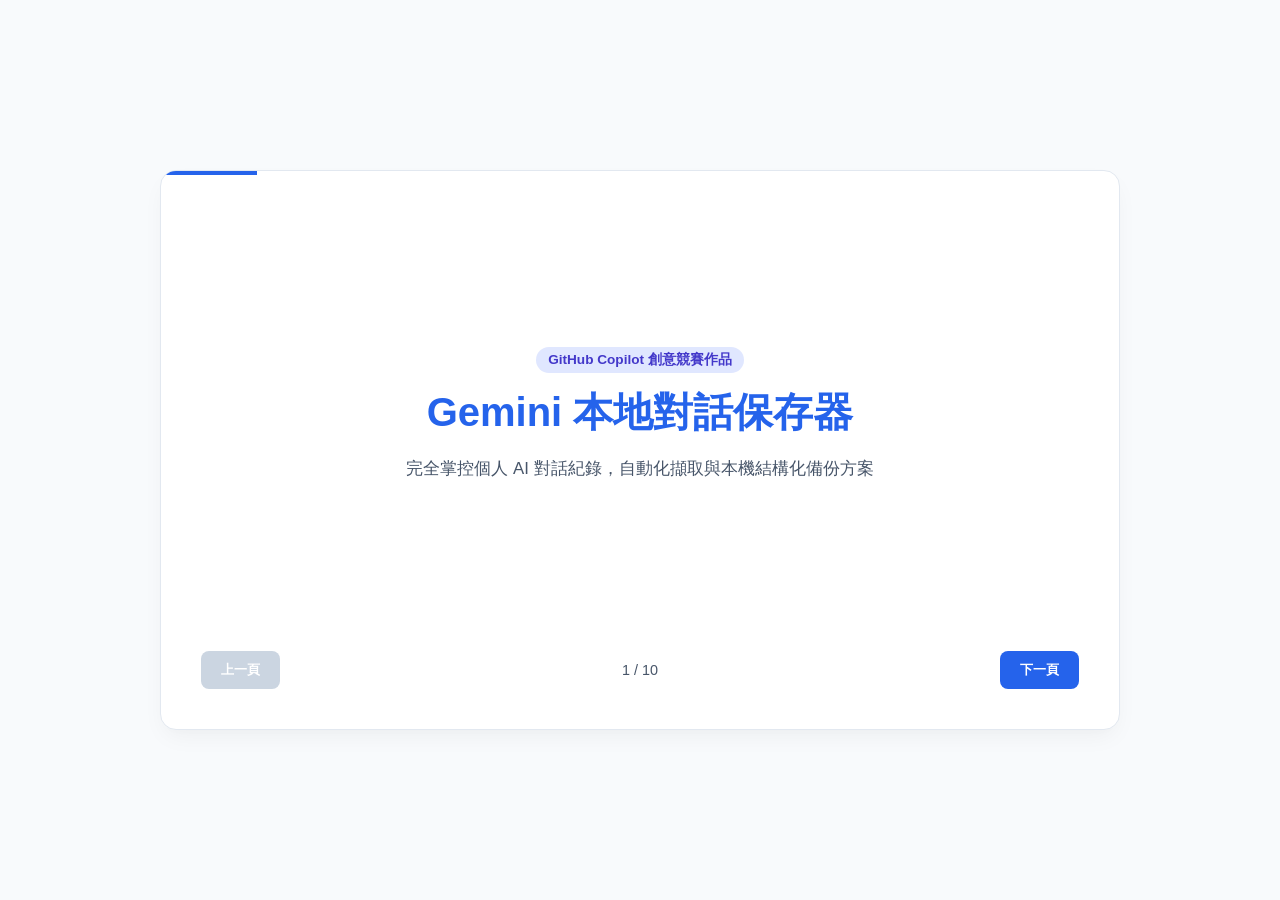
<file: llm_apapter_introduction.html>
<!DOCTYPE html>
<html lang="zh-TW">
<head>
  <meta charset="UTF-8">
  <meta name="viewport" content="width=device-width, initial-scale=1.0">
  <title>純 Python Gemini 本地對話保存器 - 專案簡報</title>
  <style>
    :root {
      --bg-color: #f8fafc;
      --card-bg: #ffffff;
      --primary: #2563eb;
      --primary-hover: #1d4ed8;
      --text-main: #0f172a;
      --text-sub: #475569;
      --border: #e2e8f0;
      --code-bg: #1e293b;
      --code-text: #38bdf8;
    }

    * {
      box-sizing: border-box;
      margin: 0;
      padding: 0;
      font-family: -apple-system, BlinkMacSystemFont, "Segoe UI", Roboto, "Helvetica Neue", Arial, sans-serif;
    }

    body {
      background-color: var(--bg-color);
      color: var(--text-main);
      display: flex;
      flex-direction: column;
      justify-content: center;
      align-items: center;
      min-height: 100vh;
      overflow: hidden;
    }

    .slide-container {
      position: relative;
      width: 90%;
      max-width: 960px;
      height: 560px;
      background: var(--card-bg);
      border-radius: 16px;
      box-shadow: 0 10px 25px -5px rgba(0, 0, 0, 0.05), 0 8px 10px -6px rgba(0, 0, 0, 0.01);
      border: 1px solid var(--border);
      display: flex;
      flex-direction: column;
      justify-content: space-between;
      padding: 40px;
      overflow: hidden;
    }

    .slide {
      display: none;
      height: 100%;
      flex-direction: column;
      animation: fadeIn 0.3s ease-in-out;
    }

    .slide.active {
      display: flex;
    }

    @keyframes fadeIn {
      from { opacity: 0; transform: translateY(6px); }
      to { opacity: 1; transform: translateY(0); }
    }

    h1 {
      font-size: 2rem;
      color: var(--primary);
      margin-bottom: 12px;
    }

    h2 {
      font-size: 1.5rem;
      margin-bottom: 20px;
      border-bottom: 2px solid var(--border);
      padding-bottom: 10px;
    }

    p {
      font-size: 1.05rem;
      line-height: 1.6;
      color: var(--text-sub);
      margin-bottom: 12px;
    }

    ul, ol {
      margin-left: 20px;
      color: var(--text-sub);
      line-height: 1.7;
    }

    li {
      margin-bottom: 8px;
    }

    .grid-2 {
      display: grid;
      grid-template-columns: 1fr 1fr;
      gap: 20px;
      margin-top: 10px;
    }

    .card {
      background: #f1f5f9;
      padding: 20px;
      border-radius: 10px;
      border-left: 4px solid var(--primary);
    }

    .card h3 {
      font-size: 1.1rem;
      margin-bottom: 8px;
      color: var(--text-main);
    }

    pre {
      background: var(--code-bg);
      color: var(--code-text);
      padding: 16px;
      border-radius: 8px;
      font-family: "Fira Code", Consolas, Monaco, monospace;
      font-size: 0.85rem;
      overflow-x: auto;
      margin-top: 10px;
    }

    .controls {
      display: flex;
      justify-content: space-between;
      align-items: center;
      margin-top: 20px;
      pt: 10px;
    }

    .btn {
      background-color: var(--primary);
      color: white;
      border: none;
      padding: 10px 20px;
      border-radius: 8px;
      cursor: pointer;
      font-weight: 600;
      transition: background-color 0.2s;
    }

    .btn:hover {
      background-color: var(--primary-hover);
    }

    .btn:disabled {
      background-color: #cbd5e1;
      cursor: not-allowed;
    }

    .page-indicator {
      font-size: 0.9rem;
      color: var(--text-sub);
      font-weight: 500;
    }

    .progress-bar {
      position: absolute;
      top: 0;
      left: 0;
      height: 4px;
      background-color: var(--primary);
      transition: width 0.3s ease;
    }

    .hero-slide {
      justify-content: center;
      align-items: center;
      text-align: center;
    }

    .hero-slide h1 {
      font-size: 2.5rem;
      margin-bottom: 16px;
    }

    .tag {
      display: inline-block;
      background: #e0e7ff;
      color: #4338ca;
      padding: 4px 12px;
      border-radius: 20px;
      font-size: 0.85rem;
      font-weight: 600;
      margin-bottom: 12px;
    }
  </style>
</head>
<body>

  <div class="slide-container">
    <div class="progress-bar" id="progressBar"></div>

    <!-- Slide 1 -->
    <div class="slide active hero-slide">
      <span class="tag">GitHub Copilot 創意競賽作品</span>
      <h1>Gemini 本地對話保存器</h1>
      <p>完全掌控個人 AI 對話紀錄，自動化擷取與本機結構化備份方案</p>
    </div>

    <!-- Slide 2 -->
    <div class="slide">
      <h2>1. 解決痛點與核心目的</h2>
      <div class="grid-2">
        <div class="card">
          <h3>高價值對話易遺失</h3>
          <p>雲端平台雖方便，但隨時面臨紀錄搜尋困難、備份不易或帳號存取風險。</p>
        </div>
        <div class="card">
          <h3>避免高昂 API 費用</h3>
          <p>直接透過自動化瀏覽器調用 Gemini 網頁版免費額度，無需付費 API Key。</p>
        </div>
        <div class="card">
          <h3>完全掌控數據資料</h3>
          <p>所有對話紀錄雙向落盤為 JSON 與 Markdown。</p>
        </div>
        <div class="card">
          <h3>結構化資料儲存</h3>
          <p>完整保留程式碼片段（Artifacts）、表格與 Markdown 語法格式。</p>
        </div>
      </div>
    </div>

    <!-- Slide 3 -->
    <div class="slide">
      <h2>2. 產品定位與限制</h2>
      <ul>
        <li><b>架構規範：</b>全純 Python 技術棧（FastAPI + Playwright），免去複雜的前端 Node.js 建置。</li>
        <li><b>單機安全部署：</b>服務僅監聽 <code>127.0.0.1</code>，不開啟外部區域網路存取。</li>
        <li><b>獨立 Chrome Profile：</b>接管專用 Chrome 視窗，避免存取或洩漏使用者日常瀏覽器的 Cookies/憑證。</li>
        <li><b>單一對話鎖定：</b>針對同一分頁實施排隊與互斥鎖，保證對話傳送與擷取的穩定性。</li>
      </ul>
    </div>

    <!-- Slide 4 -->
    <div class="slide">
      <h2>3. 系統整體架構</h2>
      <div class="card" style="margin-bottom: 15px;">
        <h3>前端介面 (原生 HTML/JS) ↔ SSE 即時事件串流 ↔ FastAPI 後端</h3>
      </div>
      <div class="grid-2">
        <div>
          <p><b>核心服務元件：</b></p>
          <ul>
            <li><b>ChromeManager：</b>維護專用 Chrome 啟動與 CDP (遙控通道)連線。</li>
            <li><b>GeminiAdapter：</b>DOM 元素定位器與文字擷取核心。</li>
            <li><b>ConversationService：</b>對話狀態機與請求排隊。</li>
            <li><b>ConversationStore：</b>JSON & Markdown 原子寫入。</li>
          </ul>
        </div>
        <div>
          <pre>
[Frontend]
   ↓ (HTTP / SSE)
[FastAPI App]
   ├─ ChromeManager → [Dedicated Chrome]
   ├─ GeminiAdapter → [Gemini Web UI]
   └─ Store → [data/conversations/]</pre>
        </div>
      </div>
    </div>

    <!-- Slide 5 -->
    <div class="slide">
      <h2>4. 核心執行流程</h2>
      <ol>
        <li><b>啟動專用 Chrome：</b>載入獨立 Profile，使用者手動完成 Gemini 登入。</li>
        <li><b>選擇目標分頁：</b>於 UI 介面重新整理並選取目前的 Gemini 聊天頁面。</li>
        <li><b>送出問題（Pending）：</b>將問題寫入本地暫存檔，鎖定該分頁工作狀態。</li>
        <li><b>等待並監聽回答（Generating）：</b>即時將生成內容透由 SSE 推送至 Web UI。</li>
        <li><b>回答判定完成（Completed）：</b>檢測生成停止按鈕消失與內容穩定後落盤。</li>
      </ol>
    </div>

    <!-- Slide 6 -->
    <div class="slide">
      <h2>5. 核心元件：ChromeManager & Adapter</h2>
      <div class="grid-2">
        <div class="card">
          <h3>ChromeManager</h3>
          <ul>
            <li>自動尋找系統 Chrome 執行檔。</li>
            <li>帶入獨立 <code>user-data-dir</code> 與 CDP Port。</li>
            <li>提供 stable tab ID 映射供 API 呼叫。</li>
          </ul>
        </div>
        <div class="card">
          <h3>GeminiAdapter</h3>
          <ul>
            <li>優先使用 ARIA Label 與 Role 選擇器。</li>
            <li>監控 Gemini 輸入框、傳送與停止按鈕。</li>
            <li>擷取 Monaco Editor 內的完整 Code Artifacts。</li>
          </ul>
        </div>
      </div>
    </div>

    <!-- Slide 7 -->
    <div class="slide">
      <h2>6. 核心元件：ConversationStore</h2>
      <p>採用<b>雙格式同步儲存 + 原子寫入（Atomic Write）</b>機制，防止中斷損毀：</p>
      <ul>
        <li><b>JSON Format：</b>提供完整的對話元數據（Metadata）、輪次狀態（Turn status）及時間戳記。</li>
        <li><b>Markdown Format：</b>方便人類閱讀、知識庫整合與筆記軟體（如 Obsidian）直接調用。</li>
        <li><b>檔案結構：</b>
          <pre>data/conversations/
  ├── <session-id>.json
  ├── <session-id>.md
  └── _artifacts/<session-id>/<turn-id>.png</pre>
        </li>
      </ul>
    </div>

    <!-- Slide 8 -->
    <div class="slide">
      <h2>7. API 端點規劃示例</h2>
      <p>基於 FastAPI 提供簡潔且規範化的 RESTful API：</p>
      <pre>
POST /api/chrome/start          # 啟動或重連專用 Chrome
GET  /api/tabs                  # 列出專用 Chrome 目前分頁
POST /api/tabs/select            # 選取指定的 Gemini 分頁
POST /api/sessions               # 建立新對話 Session
POST /api/sessions/{id}/messages # 傳送問題至指定 Session
GET  /api/sessions/{id}/events   # 建立 SSE 即時內容推送串流</pre>
    </div>

    <!-- Slide 9 -->
    <div class="slide">
      <h2>8. 儲存 JSON 資料格式 Example</h2>
      <pre>
{
  "session_id": "20260920-143022-a1b2",
  "title": "Gemini 對話保存測試",
  "conversation_url": "https://gemini.google.com/app/...",
  "turns": [
    {
      "turn_id": "turn-1",
      "question": "請寫出一個 Python 快排範例",
      "response_markdown": "以下是快速排序的 Python 實作...",
      "status": "completed",
      "completed_at": "2026-09-20T14:31:15+08:00"
    }
  ]
}</pre>
    </div>

    <!-- Slide 10 -->
    <div class="slide">
      <h2>9. 專案未來展望與效益</h2>
      <div class="grid-2">
        <div class="card">
          <h3>本機開發優勢</h3>
          <p>零外部依賴，專注於資料私密性與個人知識庫累積。</p>
        </div>
        <div class="card">
          <h3>進階延伸規劃</h3>
          <p>未來可加入斷點續傳、重新擷取 (Recapture) 與多模態圖片自動備份機制。</p>
        </div>
      </div>
      <div style="text-align: center; margin-top: 40px;">
        <h3 style="color: var(--primary);">謝謝觀看！</h3>
        <p>純 Python Gemini 本地對話保存器</p>
      </div>
    </div>

    <!-- Controls -->
    <div class="controls">
      <button class="btn" id="prevBtn" onclick="changeSlide(-1)">上一頁</button>
      <span class="page-indicator" id="pageIndicator">1 / 10</span>
      <button class="btn" id="nextBtn" onclick="changeSlide(1)">下一頁</button>
    </div>
  </div>

  <script>
    let currentSlide = 0;
    const slides = document.querySelectorAll('.slide');
    const totalSlides = slides.length;
    const prevBtn = document.getElementById('prevBtn');
    const nextBtn = document.getElementById('nextBtn');
    const pageIndicator = document.getElementById('pageIndicator');
    const progressBar = document.getElementById('progressBar');

    function updateSlides() {
      slides.forEach((slide, index) => {
        slide.classList.toggle('active', index === currentSlide);
      });

      prevBtn.disabled = currentSlide === 0;
      nextBtn.disabled = currentSlide === totalSlides - 1;
      pageIndicator.textContent = `${currentSlide + 1} / ${totalSlides}`;
      progressBar.style.width = `${((currentSlide + 1) / totalSlides) * 100}%`;
    }

    function changeSlide(direction) {
      currentSlide += direction;
      if (currentSlide < 0) currentSlide = 0;
      if (currentSlide >= totalSlides) currentSlide = totalSlides - 1;
      updateSlides();
    }

    // 支援鍵盤左右鍵切換
    document.addEventListener('keydown', (e) => {
      if (e.key === 'ArrowLeft') changeSlide(-1);
      if (e.key === 'ArrowRight') changeSlide(1);
    });

    // 初始化
    updateSlides();
  </script>
</body>
</html>
</file>
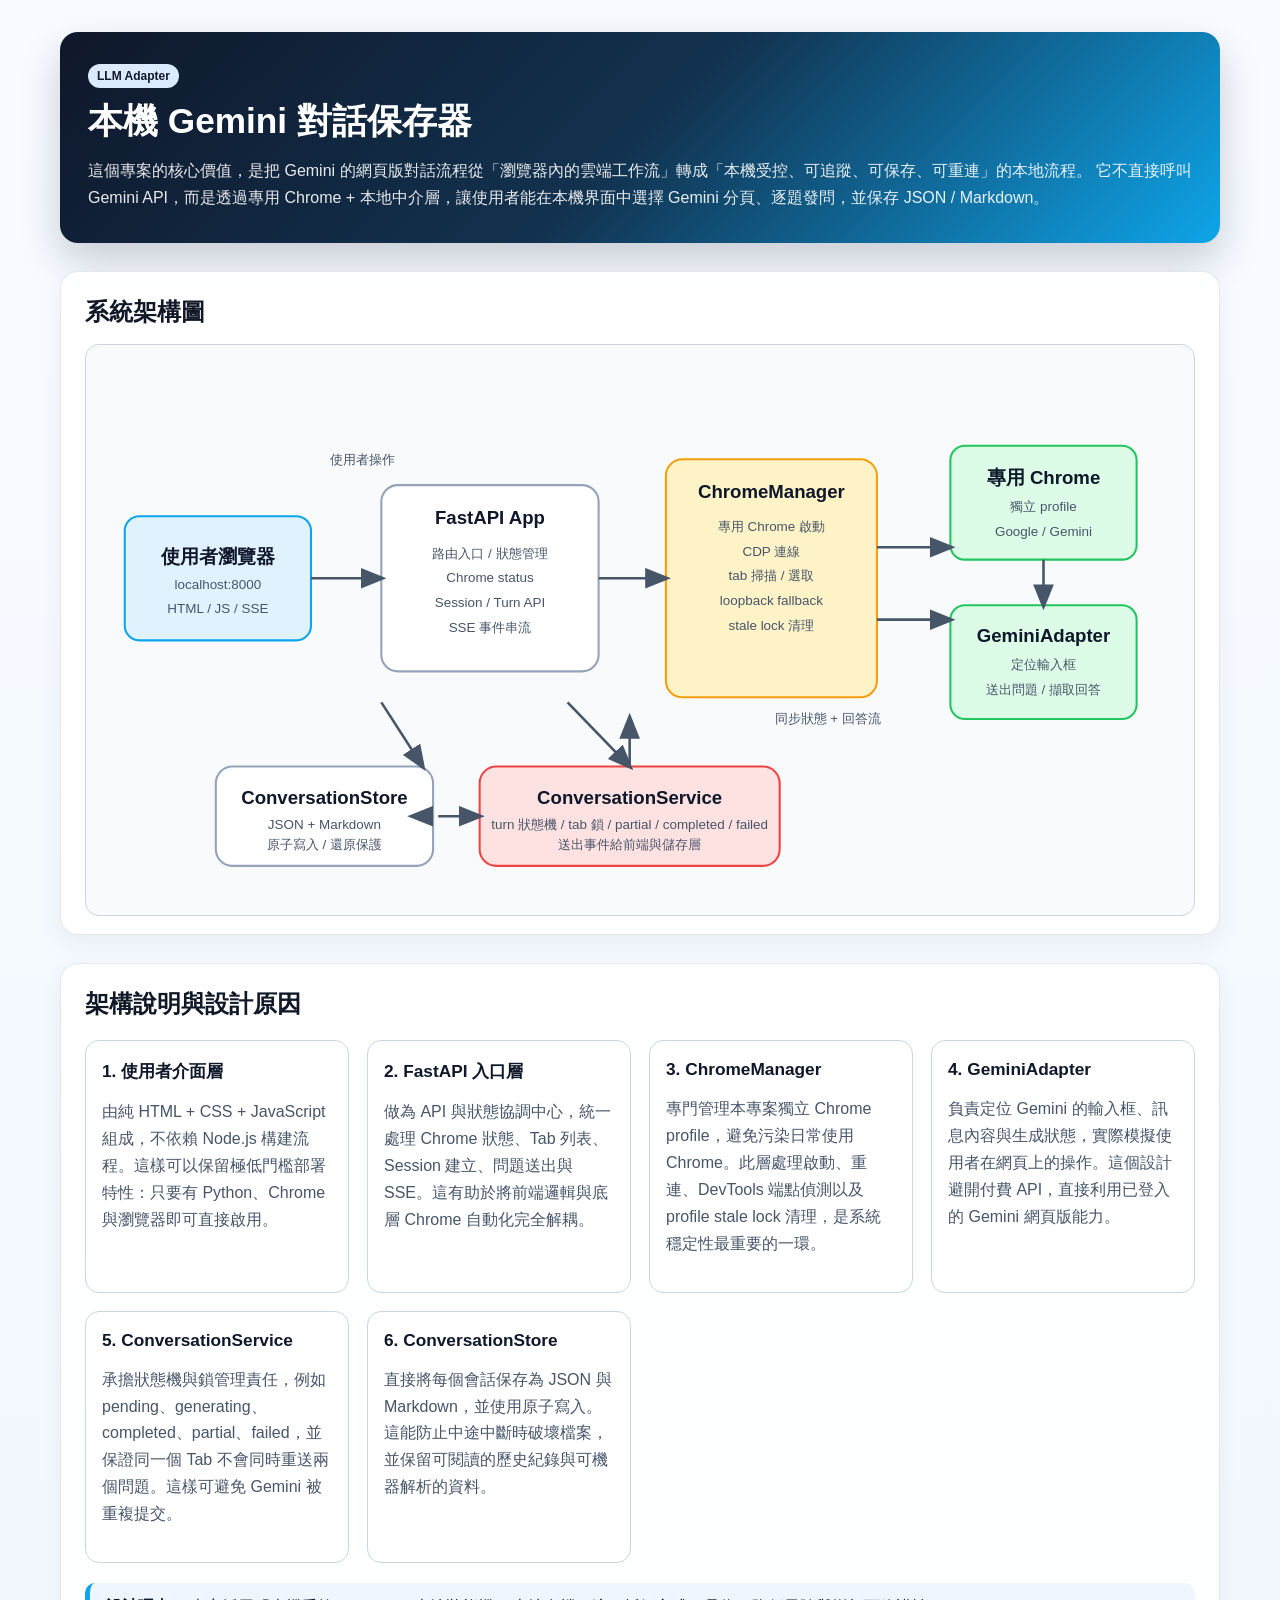
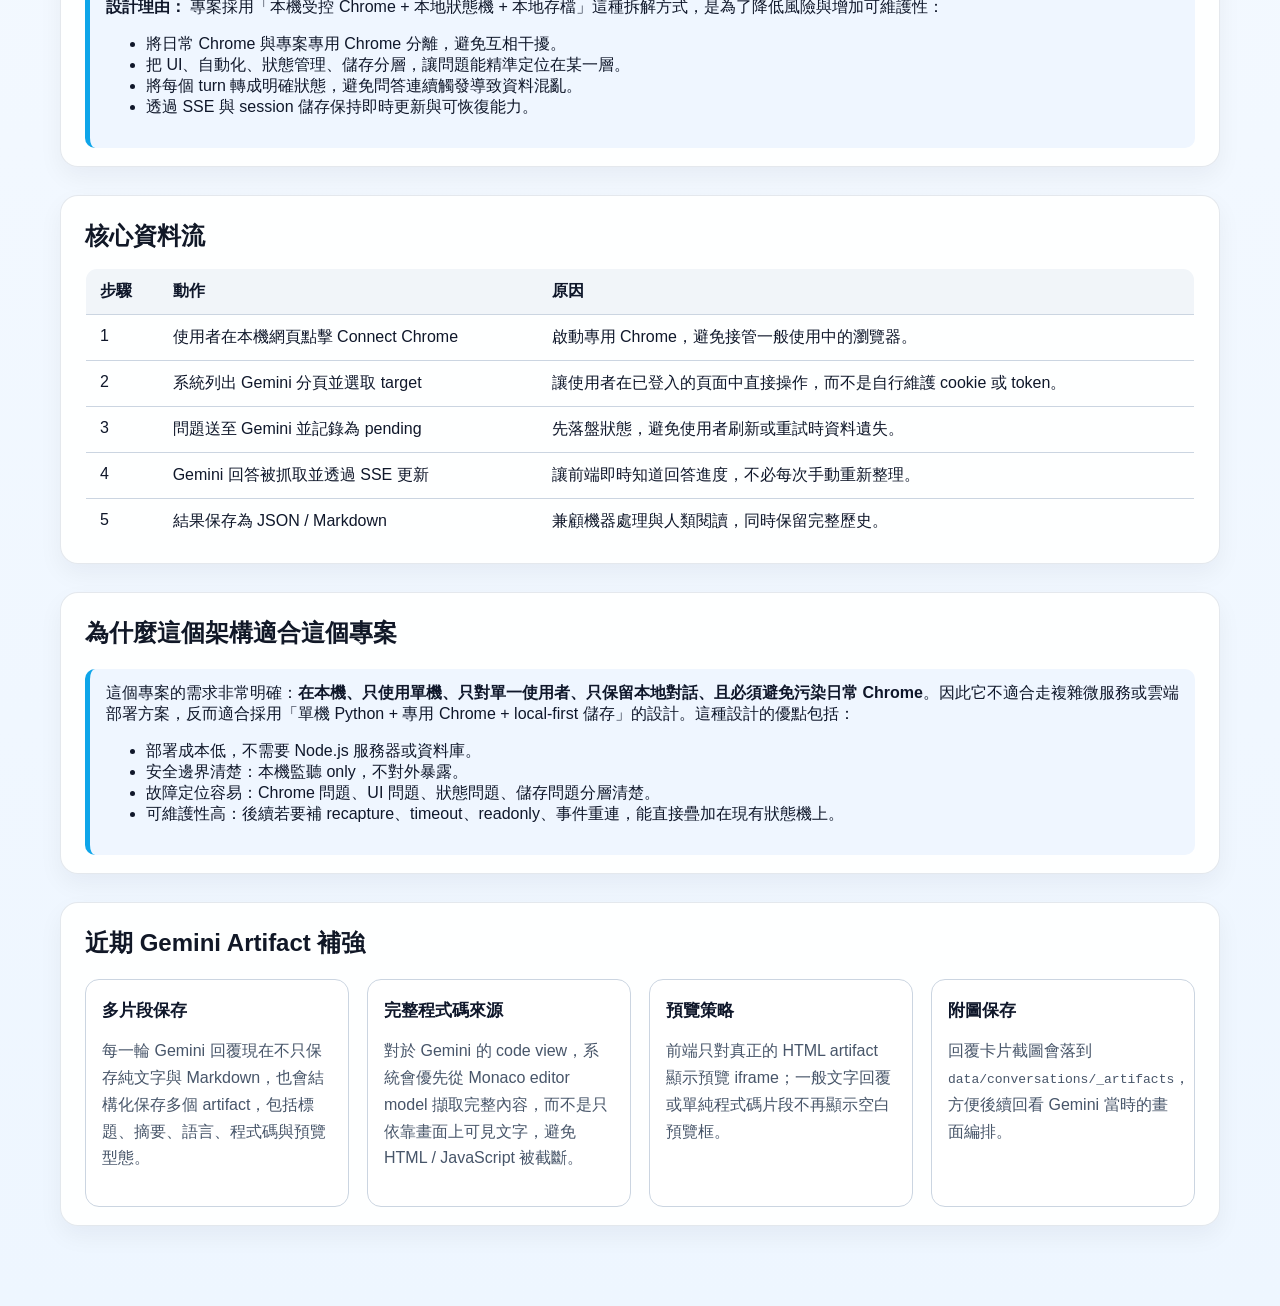
<file: project_overview.html>
<!DOCTYPE html>
<html lang="zh-Hant">
  <head>
    <meta charset="UTF-8" />
    <meta name="viewport" content="width=device-width, initial-scale=1.0" />
    <title>LLM Adapter 專案說明</title>
    <style>
      :root {
        --bg: #0f172a;
        --panel: #111827;
        --panel-2: #1f2937;
        --card: #ffffff;
        --text: #0f172a;
        --muted: #475569;
        --accent: #0ea5e9;
        --accent-2: #14b8a6;
        --warning: #f59e0b;
        --danger: #ef4444;
        --success: #22c55e;
        --line: #cbd5e1;
      }

      * { box-sizing: border-box; }

      body {
        margin: 0;
        font-family: "Segoe UI", "Microsoft JhengHei", sans-serif;
        background: linear-gradient(180deg, #f8fbff 0%, #eef6ff 100%);
        color: var(--text);
      }

      .container {
        max-width: 1200px;
        margin: 0 auto;
        padding: 32px 20px 80px;
      }

      .hero {
        background: linear-gradient(135deg, #0f172a, #12324f 50%, #0ea5e9);
        color: white;
        border-radius: 18px;
        padding: 32px 28px;
        box-shadow: 0 18px 40px rgba(15, 23, 42, 0.2);
      }

      .hero h1 {
        margin: 0 0 12px;
        font-size: 2.2rem;
      }

      .hero p {
        margin: 0;
        line-height: 1.7;
        color: rgba(255,255,255,0.9);
      }

      .section {
        margin-top: 28px;
        background: rgba(255,255,255,0.92);
        border: 1px solid rgba(148,163,184,0.25);
        border-radius: 18px;
        box-shadow: 0 10px 24px rgba(15, 23, 42, 0.05);
        padding: 24px 24px 18px;
      }

      h2 {
        margin-top: 0;
        margin-bottom: 16px;
        font-size: 1.5rem;
        color: var(--panel);
      }

      .diagram-wrap {
        background: #f8fafc;
        border: 1px solid var(--line);
        border-radius: 14px;
        padding: 16px;
        overflow: auto;
      }

      svg {
        width: 100%;
        min-width: 900px;
        height: auto;
        display: block;
      }

      .node {
        fill: #ffffff;
        stroke: #94a3b8;
        stroke-width: 2;
      }

      .node.primary { fill: #e0f2fe; stroke: #0ea5e9; }
      .node.success { fill: #dcfce7; stroke: #22c55e; }
      .node.warning { fill: #fef3c7; stroke: #f59e0b; }
      .node.danger { fill: #fee2e2; stroke: #ef4444; }

      .label {
        font-size: 18px;
        font-weight: 700;
        fill: #0f172a;
      }

      .small {
        font-size: 13px;
        fill: #475569;
      }

      .arrow {
        stroke: #475569;
        stroke-width: 2.5;
        fill: none;
        marker-end: url(#arrowhead);
      }

      .grid {
        display: grid;
        grid-template-columns: repeat(auto-fit, minmax(220px, 1fr));
        gap: 18px;
        margin-top: 20px;
      }

      .card {
        background: #fff;
        border: 1px solid var(--line);
        border-radius: 14px;
        padding: 18px 16px;
      }

      .card h3 {
        margin: 0 0 10px;
        font-size: 1.08rem;
      }

      .card p, .card li {
        color: var(--muted);
        line-height: 1.68;
      }

      .card ul {
        margin: 6px 0 0 20px;
        padding: 0;
      }

      .reason-box {
        margin-top: 20px;
        border-left: 5px solid var(--accent);
        background: #eff6ff;
        padding: 14px 16px;
        border-radius: 10px;
        color: var(--text);
      }

      .reason-box strong {
        color: #0f172a;
      }

      .badge {
        display: inline-block;
        background: #dbeafe;
        color: #0f172a;
        padding: 5px 9px;
        border-radius: 999px;
        font-size: 12px;
        font-weight: 700;
        margin-bottom: 10px;
      }

      table {
        width: 100%;
        border-collapse: collapse;
        margin-top: 10px;
        overflow: hidden;
        border-radius: 12px;
        border: 1px solid var(--line);
      }

      th, td {
        padding: 12px 14px;
        border-bottom: 1px solid var(--line);
        text-align: left;
        vertical-align: top;
      }

      th {
        background: #f1f5f9;
      }

      @media (max-width: 640px) {
        .hero h1 { font-size: 1.6rem; }
        .section { padding: 18px 16px; }
      }
    </style>
  </head>
  <body>
    <div class="container">
      <header class="hero">
        <div class="badge">LLM Adapter</div>
        <h1>本機 Gemini 對話保存器</h1>
        <p>
          這個專案的核心價值，是把 Gemini 的網頁版對話流程從「瀏覽器內的雲端工作流」轉成「本機受控、可追蹤、可保存、可重連」的本地流程。
          它不直接呼叫 Gemini API，而是透過專用 Chrome + 本地中介層，讓使用者能在本機界面中選擇 Gemini 分頁、逐題發問，並保存 JSON / Markdown。
        </p>
      </header>

      <section class="section">
        <h2>系統架構圖</h2>
        <div class="diagram-wrap">
          <svg viewBox="0 0 1040 520" xmlns="http://www.w3.org/2000/svg" role="img" aria-label="LLM Adapter 系統架構圖">
            <defs>
              <marker id="arrowhead" markerWidth="10" markerHeight="8" refX="8" refY="4" orient="auto">
                <path d="M0,0 L10,4 L0,8 Z" fill="#475569"/>
              </marker>
            </defs>

            <rect x="22" y="150" width="180" height="120" rx="14" class="node primary" />
            <text x="112" y="195" text-anchor="middle" class="label">使用者瀏覽器</text>
            <text x="112" y="220" text-anchor="middle" class="small">localhost:8000</text>
            <text x="112" y="244" text-anchor="middle" class="small">HTML / JS / SSE</text>

            <rect x="270" y="120" width="210" height="180" rx="16" class="node" />
            <text x="375" y="158" text-anchor="middle" class="label">FastAPI App</text>
            <text x="375" y="190" text-anchor="middle" class="small">路由入口 / 狀態管理</text>
            <text x="375" y="214" text-anchor="middle" class="small">Chrome status</text>
            <text x="375" y="238" text-anchor="middle" class="small">Session / Turn API</text>
            <text x="375" y="262" text-anchor="middle" class="small">SSE 事件串流</text>

            <rect x="545" y="95" width="204" height="230" rx="16" class="node warning" />
            <text x="647" y="132" text-anchor="middle" class="label">ChromeManager</text>
            <text x="647" y="164" text-anchor="middle" class="small">專用 Chrome 啟動</text>
            <text x="647" y="188" text-anchor="middle" class="small">CDP 連線</text>
            <text x="647" y="212" text-anchor="middle" class="small">tab 掃描 / 選取</text>
            <text x="647" y="236" text-anchor="middle" class="small">loopback fallback</text>
            <text x="647" y="260" text-anchor="middle" class="small">stale lock 清理</text>

            <rect x="820" y="82" width="180" height="110" rx="14" class="node success" />
            <text x="910" y="119" text-anchor="middle" class="label">專用 Chrome</text>
            <text x="910" y="145" text-anchor="middle" class="small">獨立 profile</text>
            <text x="910" y="169" text-anchor="middle" class="small">Google / Gemini</text>

            <rect x="820" y="236" width="180" height="110" rx="14" class="node success" />
            <text x="910" y="272" text-anchor="middle" class="label">GeminiAdapter</text>
            <text x="910" y="298" text-anchor="middle" class="small">定位輸入框</text>
            <text x="910" y="322" text-anchor="middle" class="small">送出問題 / 擷取回答</text>

            <rect x="365" y="392" width="290" height="96" rx="16" class="node danger" />
            <text x="510" y="428" text-anchor="middle" class="label">ConversationService</text>
            <text x="510" y="452" text-anchor="middle" class="small">turn 狀態機 / tab 鎖 / partial / completed / failed</text>
            <text x="510" y="472" text-anchor="middle" class="small">送出事件給前端與儲存層</text>

            <rect x="110" y="392" width="210" height="96" rx="16" class="node" />
            <text x="215" y="428" text-anchor="middle" class="label">ConversationStore</text>
            <text x="215" y="452" text-anchor="middle" class="small">JSON + Markdown</text>
            <text x="215" y="472" text-anchor="middle" class="small">原子寫入 / 還原保護</text>

            <path d="M202 210 H270" class="arrow"/>
            <path d="M480 210 H545" class="arrow"/>
            <path d="M749 180 H820" class="arrow"/>
            <path d="M749 250 H820" class="arrow"/>
            <path d="M910 192 V236" class="arrow"/>
            <path d="M510 392 V345" class="arrow"/>
            <path d="M325 440 H365" class="arrow"/>
            <path d="M110 440 H110" class="arrow" style="display:none;" />
            <path d="M320 440 L300 440" class="arrow"/>
            <path d="M270 330 L310 392" class="arrow"/>
            <path d="M450 330 L510 392" class="arrow"/>

            <text x="220" y="100" class="small">使用者操作</text>
            <text x="650" y="350" class="small">同步狀態 + 回答流</text>
          </svg>
        </div>
      </section>

      <section class="section">
        <h2>架構說明與設計原因</h2>

        <div class="grid">
          <article class="card">
            <h3>1. 使用者介面層</h3>
            <p>
              由純 HTML + CSS + JavaScript 組成，不依賴 Node.js 構建流程。這樣可以保留極低門檻部署特性：只要有 Python、Chrome 與瀏覽器即可直接啟用。
            </p>
          </article>

          <article class="card">
            <h3>2. FastAPI 入口層</h3>
            <p>
              做為 API 與狀態協調中心，統一處理 Chrome 狀態、Tab 列表、Session 建立、問題送出與 SSE。這有助於將前端邏輯與底層 Chrome 自動化完全解耦。
            </p>
          </article>

          <article class="card">
            <h3>3. ChromeManager</h3>
            <p>
              專門管理本專案獨立 Chrome profile，避免污染日常使用 Chrome。此層處理啟動、重連、DevTools 端點偵測以及 profile stale lock 清理，是系統穩定性最重要的一環。
            </p>
          </article>

          <article class="card">
            <h3>4. GeminiAdapter</h3>
            <p>
              負責定位 Gemini 的輸入框、訊息內容與生成狀態，實際模擬使用者在網頁上的操作。這個設計避開付費 API，直接利用已登入的 Gemini 網頁版能力。
            </p>
          </article>

          <article class="card">
            <h3>5. ConversationService</h3>
            <p>
              承擔狀態機與鎖管理責任，例如 pending、generating、completed、partial、failed，並保證同一個 Tab 不會同時重送兩個問題。這樣可避免 Gemini 被重複提交。
            </p>
          </article>

          <article class="card">
            <h3>6. ConversationStore</h3>
            <p>
              直接將每個會話保存為 JSON 與 Markdown，並使用原子寫入。這能防止中途中斷時破壞檔案，並保留可閱讀的歷史紀錄與可機器解析的資料。
            </p>
          </article>
        </div>

        <div class="reason-box">
          <strong>設計理由：</strong>
          專案採用「本機受控 Chrome + 本地狀態機 + 本地存檔」這種拆解方式，是為了降低風險與增加可維護性：
          <ul>
            <li>將日常 Chrome 與專案專用 Chrome 分離，避免互相干擾。</li>
            <li>把 UI、自動化、狀態管理、儲存分層，讓問題能精準定位在某一層。</li>
            <li>將每個 turn 轉成明確狀態，避免問答連續觸發導致資料混亂。</li>
            <li>透過 SSE 與 session 儲存保持即時更新與可恢復能力。</li>
          </ul>
        </div>
      </section>

      <section class="section">
        <h2>核心資料流</h2>
        <table>
          <thead>
            <tr>
              <th>步驟</th>
              <th>動作</th>
              <th>原因</th>
            </tr>
          </thead>
          <tbody>
            <tr>
              <td>1</td>
              <td>使用者在本機網頁點擊 Connect Chrome</td>
              <td>啟動專用 Chrome，避免接管一般使用中的瀏覽器。</td>
            </tr>
            <tr>
              <td>2</td>
              <td>系統列出 Gemini 分頁並選取 target</td>
              <td>讓使用者在已登入的頁面中直接操作，而不是自行維護 cookie 或 token。</td>
            </tr>
            <tr>
              <td>3</td>
              <td>問題送至 Gemini 並記錄為 pending</td>
              <td>先落盤狀態，避免使用者刷新或重試時資料遺失。</td>
            </tr>
            <tr>
              <td>4</td>
              <td>Gemini 回答被抓取並透過 SSE 更新</td>
              <td>讓前端即時知道回答進度，不必每次手動重新整理。</td>
            </tr>
            <tr>
              <td>5</td>
              <td>結果保存為 JSON / Markdown</td>
              <td>兼顧機器處理與人類閱讀，同時保留完整歷史。</td>
            </tr>
          </tbody>
        </table>
      </section>

      <section class="section">
        <h2>為什麼這個架構適合這個專案</h2>
        <div class="reason-box">
          這個專案的需求非常明確：<strong>在本機、只使用單機、只對單一使用者、只保留本地對話、且必須避免污染日常 Chrome</strong>。因此它不適合走複雜微服務或雲端部署方案，反而適合採用「單機 Python + 專用 Chrome + local-first 儲存」的設計。這種設計的優點包括：
          <ul>
            <li>部署成本低，不需要 Node.js 服務器或資料庫。</li>
            <li>安全邊界清楚：本機監聽 only，不對外暴露。</li>
            <li>故障定位容易：Chrome 問題、UI 問題、狀態問題、儲存問題分層清楚。</li>
            <li>可維護性高：後續若要補 recapture、timeout、readonly、事件重連，能直接疊加在現有狀態機上。</li>
          </ul>
        </div>
      </section>

      <section class="section">
        <h2>近期 Gemini Artifact 補強</h2>
        <div class="grid">
          <article class="card">
            <h3>多片段保存</h3>
            <p>每一輪 Gemini 回覆現在不只保存純文字與 Markdown，也會結構化保存多個 artifact，包括標題、摘要、語言、程式碼與預覽型態。</p>
          </article>

          <article class="card">
            <h3>完整程式碼來源</h3>
            <p>對於 Gemini 的 code view，系統會優先從 Monaco editor model 擷取完整內容，而不是只依靠畫面上可見文字，避免 HTML / JavaScript 被截斷。</p>
          </article>

          <article class="card">
            <h3>預覽策略</h3>
            <p>前端只對真正的 HTML artifact 顯示預覽 iframe；一般文字回覆或單純程式碼片段不再顯示空白預覽框。</p>
          </article>

          <article class="card">
            <h3>附圖保存</h3>
            <p>回覆卡片截圖會落到 <code>data/conversations/_artifacts</code>，方便後續回看 Gemini 當時的畫面編排。</p>
          </article>
        </div>
      </section>
    </div>
  </body>
</html>
</file>
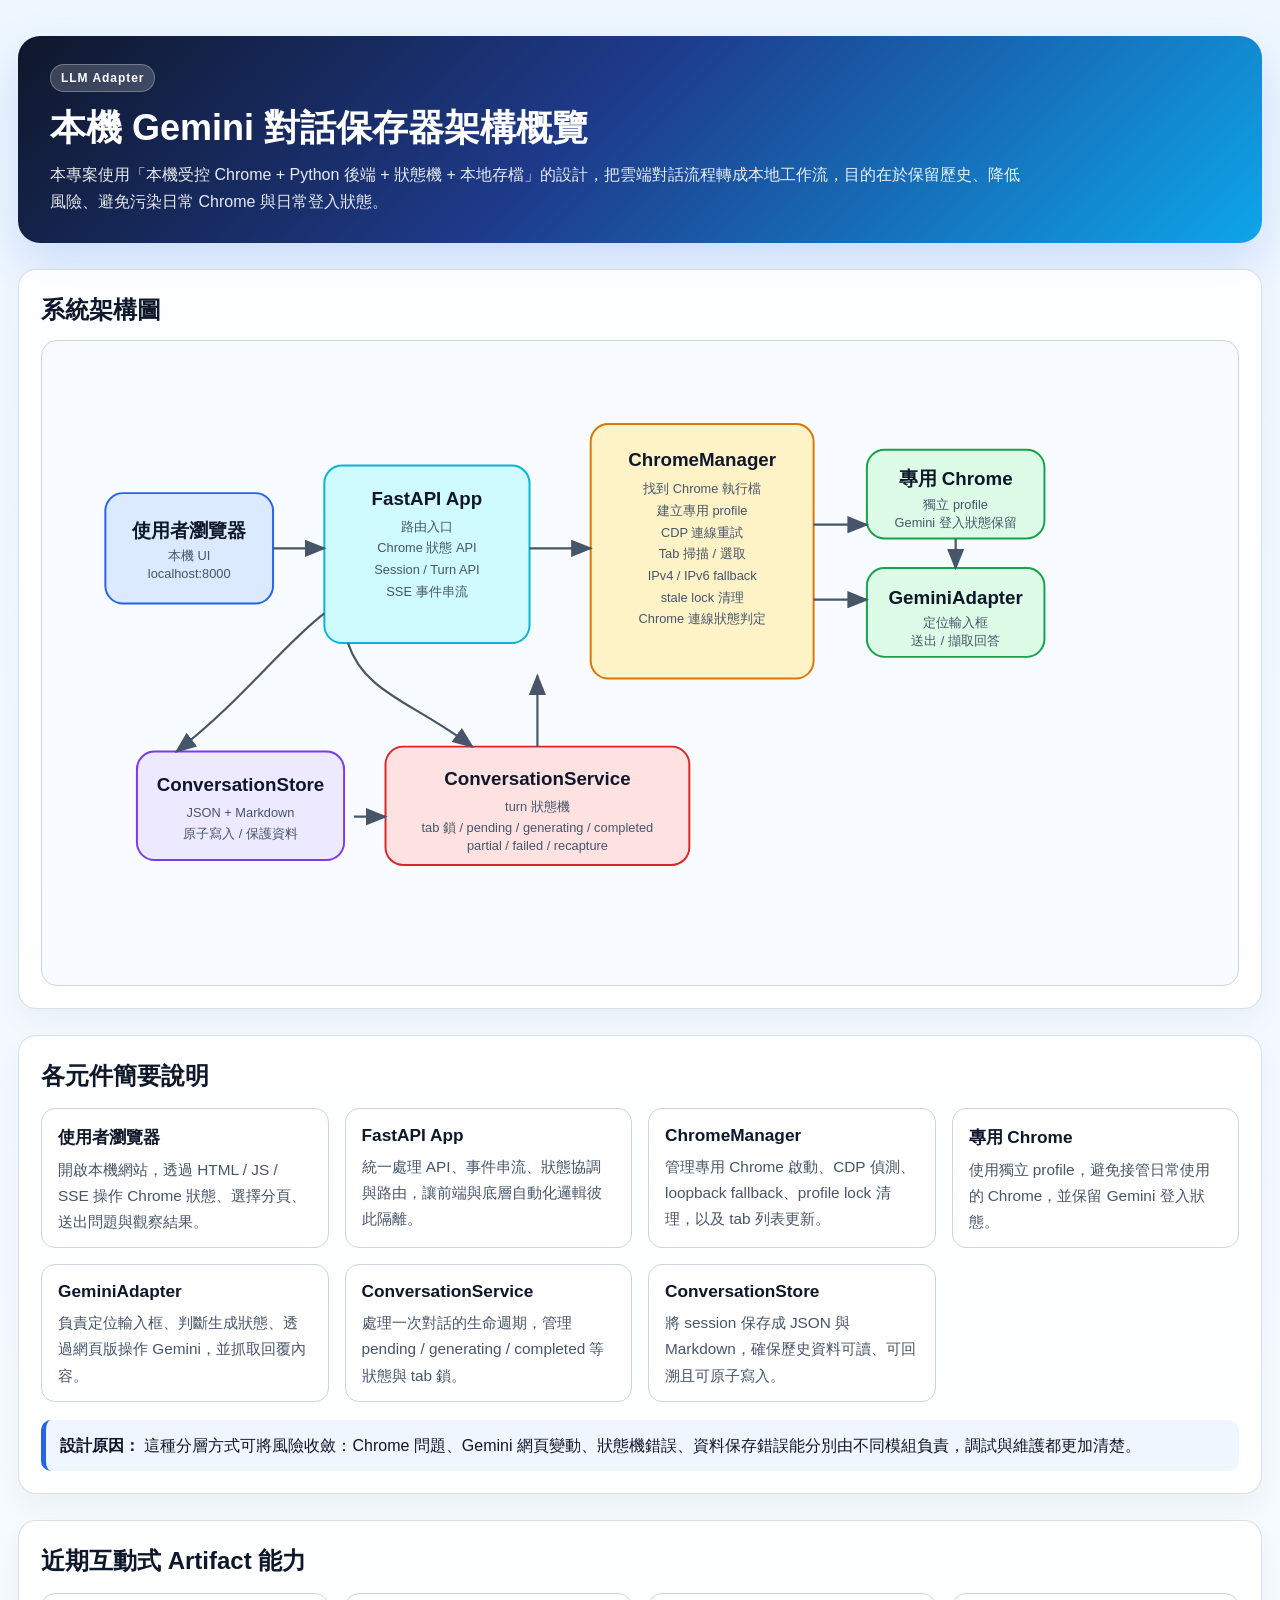
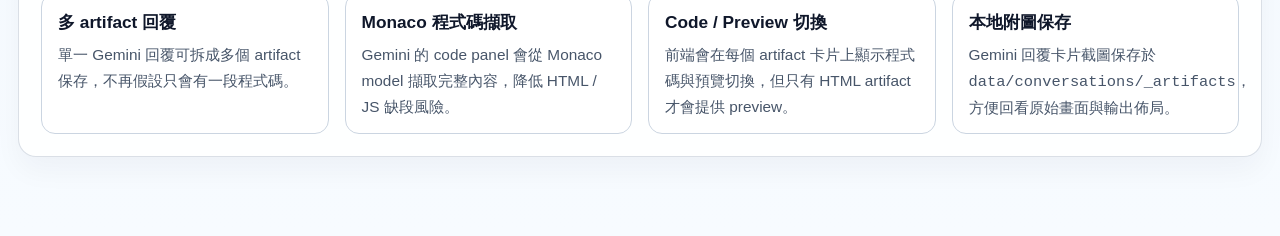
<file: project_overview_v2.html>
<!DOCTYPE html>
<html lang="zh-Hant">
  <head>
    <meta charset="UTF-8" />
    <meta name="viewport" content="width=device-width, initial-scale=1.0" />
    <title>LLM Adapter 系統架構圖</title>
    <style>
      :root {
        --bg1: #eef7ff;
        --bg2: #f7fbff;
        --ink: #0f172a;
        --muted: #475569;
        --line: #cbd5e1;
        --blue: #2563eb;
        --blue-soft: #dbeafe;
        --cyan: #06b6d4;
        --cyan-soft: #cffafe;
        --green: #16a34a;
        --green-soft: #dcfce7;
        --amber: #d97706;
        --amber-soft: #fef3c7;
        --red: #dc2626;
        --red-soft: #fee2e2;
        --purple: #7c3aed;
        --purple-soft: #ede9fe;
        --card: #ffffff;
      }

      * { box-sizing: border-box; }

      body {
        margin: 0;
        background: linear-gradient(180deg, var(--bg1), var(--bg2));
        color: var(--ink);
        font-family: "Segoe UI", "Microsoft JhengHei", sans-serif;
      }

      .page {
        max-width: 1320px;
        margin: 0 auto;
        padding: 36px 18px 80px;
      }

      .header {
        background: linear-gradient(135deg, #0f172a 0%, #1e3a8a 45%, #0ea5e9 100%);
        border-radius: 22px;
        padding: 28px 32px;
        color: white;
        box-shadow: 0 22px 50px rgba(37, 99, 235, 0.18);
      }

      .header h1 {
        margin: 0 0 8px;
        font-size: 2.25rem;
      }

      .header p {
        margin: 0;
        line-height: 1.7;
        color: rgba(255,255,255,0.9);
        max-width: 980px;
      }

      .section {
        background: rgba(255,255,255,0.85);
        border: 1px solid rgba(148,163,184,0.35);
        border-radius: 18px;
        padding: 24px 22px 22px;
        margin-top: 26px;
        box-shadow: 0 14px 28px rgba(15, 23, 42, 0.04);
      }

      .section h2 {
        margin: 0 0 14px;
        font-size: 1.5rem;
      }

      .diagram-shell {
        background: #f8fbff;
        border: 1px solid var(--line);
        border-radius: 16px;
        padding: 16px;
        overflow: auto;
      }

      svg {
        display: block;
        width: 100%;
        min-width: 1100px;
        height: auto;
      }

      .card {
        display: grid;
        grid-template-columns: repeat(auto-fit, minmax(240px, 1fr));
        gap: 16px;
        margin-top: 16px;
      }

      .tile {
        background: white;
        border: 1px solid var(--line);
        border-radius: 14px;
        padding: 16px 16px 12px;
      }

      .tile h3 {
        margin: 0 0 8px;
        font-size: 1.08rem;
      }

      .tile p {
        margin: 0;
        font-size: 0.96rem;
        color: var(--muted);
        line-height: 1.7;
      }

      .badge {
        display: inline-block;
        background: rgba(255,255,255,0.18);
        border: 1px solid rgba(255,255,255,0.28);
        color: white;
        border-radius: 999px;
        font-size: 12px;
        font-weight: 700;
        letter-spacing: 0.08em;
        padding: 6px 10px;
        margin-bottom: 12px;
      }

      .node {
        stroke: rgba(15, 23, 42, 0.18);
        stroke-width: 2;
      }

      .node-blue { fill: var(--blue-soft); stroke: var(--blue); }
      .node-cyan { fill: var(--cyan-soft); stroke: var(--cyan); }
      .node-green { fill: var(--green-soft); stroke: var(--green); }
      .node-amber { fill: var(--amber-soft); stroke: var(--amber); }
      .node-red { fill: var(--red-soft); stroke: var(--red); }
      .node-purple { fill: var(--purple-soft); stroke: var(--purple); }

      .title {
        font-size: 19px;
        font-weight: 700;
        fill: var(--ink);
      }

      .sub {
        font-size: 13px;
        fill: var(--muted);
      }

      .center {
        text-anchor: middle;
      }

      .arrow {
        stroke: #475569;
        stroke-width: 2.2;
        fill: none;
        marker-end: url(#arrowhead);
      }

      .note {
        margin-top: 18px;
        background: #eff6ff;
        border-left: 5px solid var(--blue);
        border-radius: 10px;
        padding: 12px 14px;
        color: var(--ink);
        line-height: 1.7;
      }
    </style>
  </head>
  <body>
    <div class="page">
      <header class="header">
        <div class="badge">LLM Adapter</div>
        <h1>本機 Gemini 對話保存器架構概覽</h1>
        <p>
          本專案使用「本機受控 Chrome + Python 後端 + 狀態機 + 本地存檔」的設計，把雲端對話流程轉成本地工作流，目的在於保留歷史、降低風險、避免污染日常 Chrome 與日常登入狀態。
        </p>
      </header>

      <section class="section">
        <h2>系統架構圖</h2>
        <div class="diagram-shell">
          <svg viewBox="0 0 1180 620" xmlns="http://www.w3.org/2000/svg" role="img" aria-label="LLM Adapter 架構圖">
            <defs>
              <marker id="arrowhead" markerWidth="10" markerHeight="8" refX="9" refY="4" orient="auto">
                <path d="M0,0 L10,4 L0,8 Z" fill="#475569"/>
              </marker>
            </defs>

            <rect x="48" y="138" width="170" height="112" rx="18" class="node node-blue"/>
            <text x="133" y="182" class="title center">使用者瀏覽器</text>
            <text x="133" y="206" class="sub center">本機 UI</text>
            <text x="133" y="224" class="sub center">localhost:8000</text>

            <rect x="270" y="110" width="208" height="180" rx="18" class="node node-cyan"/>
            <text x="374" y="150" class="title center">FastAPI App</text>
            <text x="374" y="176" class="sub center">路由入口</text>
            <text x="374" y="198" class="sub center">Chrome 狀態 API</text>
            <text x="374" y="220" class="sub center">Session / Turn API</text>
            <text x="374" y="242" class="sub center">SSE 事件串流</text>

            <rect x="540" y="68" width="226" height="258" rx="18" class="node node-amber"/>
            <text x="653" y="110" class="title center">ChromeManager</text>
            <text x="653" y="138" class="sub center">找到 Chrome 執行檔</text>
            <text x="653" y="160" class="sub center">建立專用 profile</text>
            <text x="653" y="182" class="sub center">CDP 連線重試</text>
            <text x="653" y="204" class="sub center">Tab 掃描 / 選取</text>
            <text x="653" y="226" class="sub center">IPv4 / IPv6 fallback</text>
            <text x="653" y="248" class="sub center">stale lock 清理</text>
            <text x="653" y="270" class="sub center">Chrome 連線狀態判定</text>

            <rect x="820" y="94" width="180" height="90" rx="18" class="node node-green"/>
            <text x="910" y="130" class="title center">專用 Chrome</text>
            <text x="910" y="154" class="sub center">獨立 profile</text>
            <text x="910" y="172" class="sub center">Gemini 登入狀態保留</text>

            <rect x="820" y="214" width="180" height="90" rx="18" class="node node-green"/>
            <text x="910" y="250" class="title center">GeminiAdapter</text>
            <text x="910" y="274" class="sub center">定位輸入框</text>
            <text x="910" y="292" class="sub center">送出 / 擷取回答</text>

            <rect x="332" y="395" width="308" height="120" rx="18" class="node node-red"/>
            <text x="486" y="434" class="title center">ConversationService</text>
            <text x="486" y="460" class="sub center">turn 狀態機</text>
            <text x="486" y="482" class="sub center">tab 鎖 / pending / generating / completed</text>
            <text x="486" y="500" class="sub center">partial / failed / recapture</text>

            <rect x="80" y="400" width="210" height="110" rx="18" class="node node-purple"/>
            <text x="185" y="440" class="title center">ConversationStore</text>
            <text x="185" y="466" class="sub center">JSON + Markdown</text>
            <text x="185" y="488" class="sub center">原子寫入 / 保護資料</text>

            <path d="M218 194 H270" class="arrow"/>
            <path d="M478 194 H540" class="arrow"/>
            <path d="M766 170 H820" class="arrow"/>
            <path d="M766 246 H820" class="arrow"/>
            <path d="M910 184 V214" class="arrow"/>
            <path d="M486 395 V323" class="arrow"/>
            <path d="M300 466 H332" class="arrow"/>
            <path d="M294 290 C 310 340, 360 350, 420 395" class="arrow"/>

            <path d="M270 260 C 230 290, 185 350, 120 400" class="arrow"/>
          </svg>
        </div>
      </section>

      <section class="section">
        <h2>各元件簡要說明</h2>
        <div class="card">
          <article class="tile">
            <h3>使用者瀏覽器</h3>
            <p>開啟本機網站，透過 HTML / JS / SSE 操作 Chrome 狀態、選擇分頁、送出問題與觀察結果。</p>
          </article>

          <article class="tile">
            <h3>FastAPI App</h3>
            <p>統一處理 API、事件串流、狀態協調與路由，讓前端與底層自動化邏輯彼此隔離。</p>
          </article>

          <article class="tile">
            <h3>ChromeManager</h3>
            <p>管理專用 Chrome 啟動、CDP 偵測、loopback fallback、profile lock 清理，以及 tab 列表更新。</p>
          </article>

          <article class="tile">
            <h3>專用 Chrome</h3>
            <p>使用獨立 profile，避免接管日常使用的 Chrome，並保留 Gemini 登入狀態。</p>
          </article>

          <article class="tile">
            <h3>GeminiAdapter</h3>
            <p>負責定位輸入框、判斷生成狀態、透過網頁版操作 Gemini，並抓取回覆內容。</p>
          </article>

          <article class="tile">
            <h3>ConversationService</h3>
            <p>處理一次對話的生命週期，管理 pending / generating / completed 等狀態與 tab 鎖。</p>
          </article>

          <article class="tile">
            <h3>ConversationStore</h3>
            <p>將 session 保存成 JSON 與 Markdown，確保歷史資料可讀、可回溯且可原子寫入。</p>
          </article>
        </div>

        <div class="note">
          <strong>設計原因：</strong> 這種分層方式可將風險收斂：Chrome 問題、Gemini 網頁變動、狀態機錯誤、資料保存錯誤能分別由不同模組負責，調試與維護都更加清楚。
        </div>
      </section>

      <section class="section">
        <h2>近期互動式 Artifact 能力</h2>
        <div class="card">
          <article class="tile">
            <h3>多 artifact 回覆</h3>
            <p>單一 Gemini 回覆可拆成多個 artifact 保存，不再假設只會有一段程式碼。</p>
          </article>

          <article class="tile">
            <h3>Monaco 程式碼擷取</h3>
            <p>Gemini 的 code panel 會從 Monaco model 擷取完整內容，降低 HTML / JS 缺段風險。</p>
          </article>

          <article class="tile">
            <h3>Code / Preview 切換</h3>
            <p>前端會在每個 artifact 卡片上顯示程式碼與預覽切換，但只有 HTML artifact 才會提供 preview。</p>
          </article>

          <article class="tile">
            <h3>本地附圖保存</h3>
            <p>Gemini 回覆卡片截圖保存於 <code>data/conversations/_artifacts</code>，方便回看原始畫面與輸出佈局。</p>
          </article>
        </div>
      </section>
    </div>
  </body>
</html>
</file>
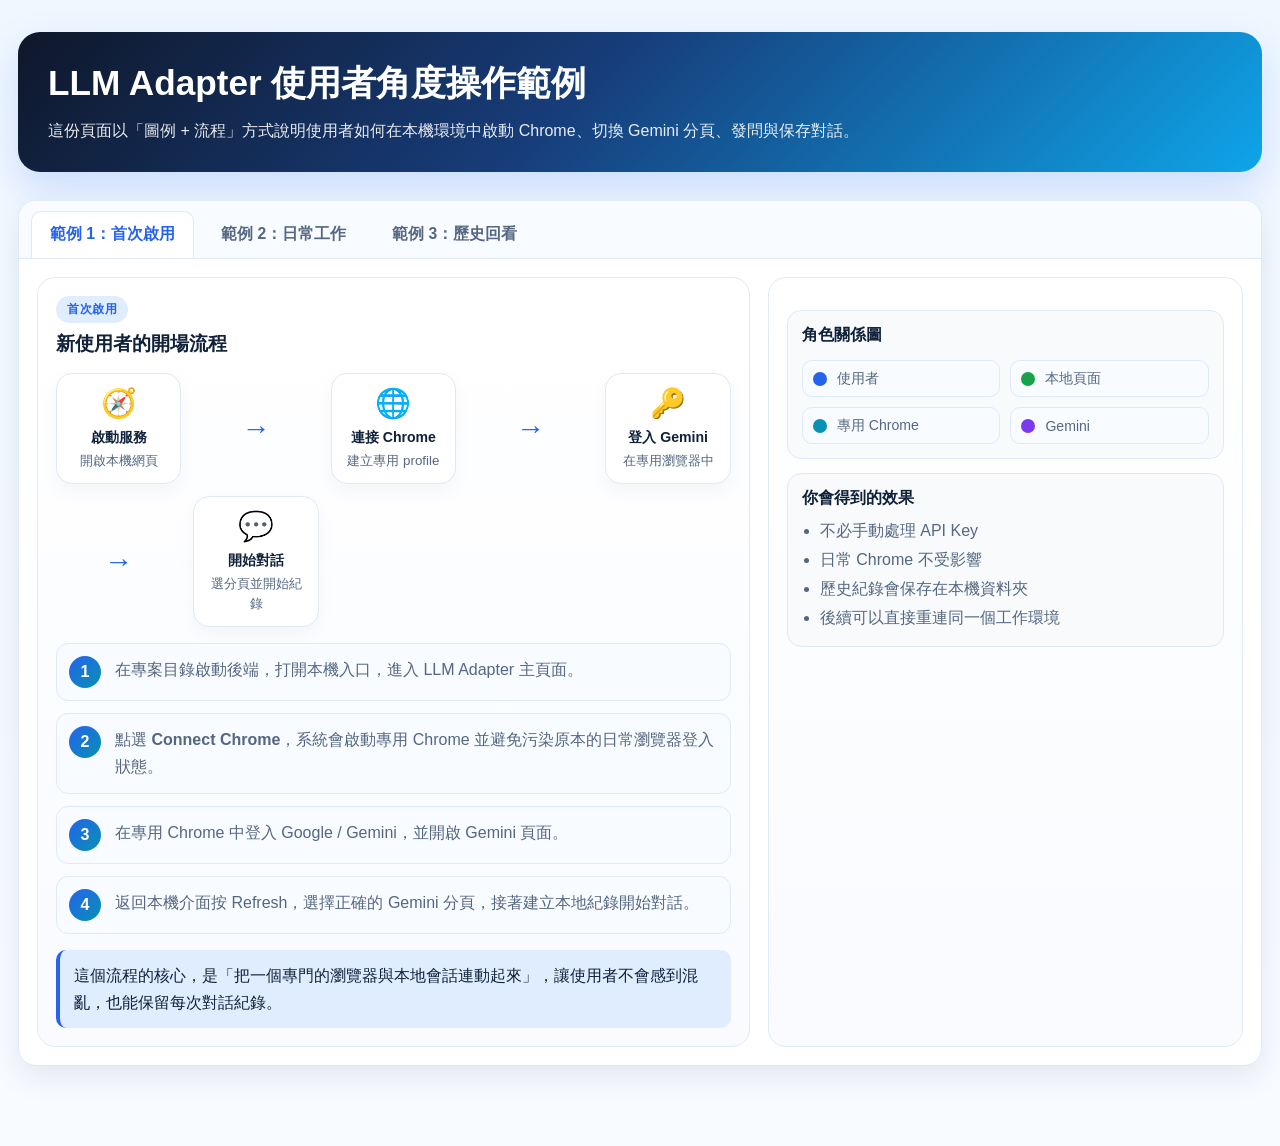
<file: user_scenarios.html>
<!DOCTYPE html>
<html lang="zh-Hant">
  <head>
    <meta charset="UTF-8" />
    <meta name="viewport" content="width=device-width, initial-scale=1.0" />
    <title>LLM Adapter 使用者操作範例</title>
    <style>
      :root {
        --bg: #eef6ff;
        --panel: #ffffff;
        --ink: #10213a;
        --muted: #556780;
        --line: #dfeaf7;
        --blue: #2563eb;
        --blue-soft: #e0edff;
        --cyan: #0891b2;
        --cyan-soft: #dff9ff;
        --green: #16a34a;
        --green-soft: #dafbe7;
        --amber: #d97706;
        --amber-soft: #fff2cf;
        --purple: #7c3aed;
        --purple-soft: #eee7ff;
        --red: #dc2626;
        --red-soft: #fee2e2;
        --shadow: rgba(15, 23, 42, 0.08);
      }

      * { box-sizing: border-box; }

      body {
        margin: 0;
        background: linear-gradient(180deg, #eff7ff 0%, #f8fbff 100%);
        color: var(--ink);
        font-family: "Segoe UI", "Microsoft JhengHei", sans-serif;
      }

      .wrap {
        max-width: 1280px;
        margin: 0 auto;
        padding: 32px 18px 80px;
      }

      .header {
        background: linear-gradient(135deg, #0f172a 0%, #173d7a 45%, #0ea5e9 100%);
        border-radius: 22px;
        color: white;
        padding: 28px 30px;
        box-shadow: 0 18px 40px rgba(37, 99, 235, 0.18);
      }

      .header h1 {
        margin: 0 0 10px;
        font-size: 2.2rem;
      }

      .header p {
        margin: 0;
        line-height: 1.7;
        color: rgba(255,255,255,0.9);
      }

      .tabs {
        margin-top: 28px;
        background: var(--panel);
        border: 1px solid var(--line);
        border-radius: 18px;
        box-shadow: 0 12px 30px var(--shadow);
        overflow: hidden;
      }

      .tab-buttons {
        display: flex;
        flex-wrap: wrap;
        gap: 8px;
        background: #f8fbff;
        padding: 10px 12px 0;
        border-bottom: 1px solid var(--line);
      }

      .tab-button {
        border: 1px solid transparent;
        background: transparent;
        color: var(--muted);
        border-radius: 10px 10px 0 0;
        padding: 12px 18px;
        font-size: 0.98rem;
        font-weight: 700;
        cursor: pointer;
        transition: 0.2s ease;
      }

      .tab-button.active {
        background: white;
        color: var(--blue);
        border-color: var(--line);
        border-bottom-color: white;
      }

      .tab-panels {
        padding: 18px;
      }

      .panel {
        display: none;
      }

      .panel.active {
        display: block;
      }

      .scenario {
        display: grid;
        grid-template-columns: 1.2fr 0.8fr;
        gap: 18px;
      }

      .box {
        background: linear-gradient(180deg, #ffffff, #f9fbff);
        border: 1px solid var(--line);
        border-radius: 18px;
        padding: 18px;
      }

      .box h3 {
        margin: 8px 0 16px;
        font-size: 1.2rem;
      }

      .pill {
        display: inline-block;
        border-radius: 999px;
        padding: 5px 11px;
        font-size: 12px;
        font-weight: 800;
        letter-spacing: 0.05em;
      }

      .pill.blue { background: var(--blue-soft); color: var(--blue); }
      .pill.green { background: var(--green-soft); color: var(--green); }
      .pill.purple { background: var(--purple-soft); color: var(--purple); }
      .pill.amber { background: var(--amber-soft); color: var(--amber); }

      .flow {
        display: grid;
        grid-template-columns: repeat(5, minmax(110px, 1fr));
        gap: 12px;
        align-items: center;
        margin-bottom: 16px;
      }

      .node {
        border-radius: 16px;
        border: 1px solid var(--line);
        padding: 12px 10px;
        background: white;
        min-height: 100px;
        text-align: center;
        box-shadow: 0 8px 18px rgba(17, 24, 39, 0.04);
      }

      .node .icon {
        font-size: 1.8rem;
        margin-bottom: 8px;
        display: block;
      }

      .node strong {
        display: block;
        font-size: 0.88rem;
        margin-bottom: 4px;
      }

      .node small {
        color: var(--muted);
        line-height: 1.5;
      }

      .arrow {
        text-align: center;
        color: var(--blue);
        font-size: 1.8rem;
        font-weight: 700;
      }

      .step-grid {
        display: grid;
        gap: 12px;
      }

      .step {
        display: grid;
        grid-template-columns: 34px 1fr;
        gap: 12px;
        align-items: start;
        background: #f8fbff;
        border: 1px solid var(--line);
        border-radius: 12px;
        padding: 12px 12px;
      }

      .step-number {
        width: 32px;
        height: 32px;
        border-radius: 50%;
        display: inline-flex;
        align-items: center;
        justify-content: center;
        font-weight: 800;
        color: white;
        background: linear-gradient(135deg, var(--blue), var(--cyan));
      }

      .step p {
        margin: 0;
        color: var(--muted);
        line-height: 1.7;
      }

      .mini-card {
        background: #f8fafc;
        border: 1px solid var(--line);
        border-radius: 14px;
        padding: 14px;
        margin-top: 14px;
      }

      .mini-card h4 {
        margin: 0 0 8px;
        font-size: 1rem;
      }

      .mini-card ul {
        margin: 0;
        padding-left: 18px;
        color: var(--muted);
        line-height: 1.8;
      }

      .legend {
        display: grid;
        grid-template-columns: repeat(2, minmax(120px, 1fr));
        gap: 10px;
        margin-top: 14px;
      }

      .legend-item {
        display: flex;
        align-items: center;
        gap: 10px;
        background: #f8fbff;
        border: 1px solid var(--line);
        padding: 8px 10px;
        border-radius: 10px;
        color: var(--muted);
        font-size: 0.88rem;
      }

      .legend-swatch {
        width: 14px;
        height: 14px;
        border-radius: 50%;
        display: inline-block;
      }

      .note {
        margin-top: 16px;
        border-left: 4px solid var(--blue);
        background: var(--blue-soft);
        color: var(--ink);
        padding: 12px 14px;
        border-radius: 10px;
        line-height: 1.7;
      }

      @media (max-width: 980px) {
        .scenario { grid-template-columns: 1fr; }
        .flow { grid-template-columns: repeat(2, minmax(120px, 1fr)); }
      }

      @media (max-width: 580px) {
        .flow { grid-template-columns: 1fr; }
        .legend { grid-template-columns: 1fr; }
      }
    </style>
  </head>
  <body>
    <div class="wrap">
      <header class="header">
        <h1>LLM Adapter 使用者角度操作範例</h1>
        <p>這份頁面以「圖例 + 流程」方式說明使用者如何在本機環境中啟動 Chrome、切換 Gemini 分頁、發問與保存對話。</p>
      </header>

      <div class="tabs">
        <div class="tab-buttons">
          <button class="tab-button active" data-target="scene-1">範例 1：首次啟用</button>
          <button class="tab-button" data-target="scene-2">範例 2：日常工作</button>
          <button class="tab-button" data-target="scene-3">範例 3：歷史回看</button>
        </div>

        <div class="tab-panels">
          <section class="panel active" id="scene-1">
            <div class="scenario">
              <div class="box">
                <span class="pill blue">首次啟用</span>
                <h3>新使用者的開場流程</h3>

                <div class="flow">
                  <div class="node">
                    <span class="icon">🧭</span>
                    <strong>啟動服務</strong>
                    <small>開啟本機網頁</small>
                  </div>
                  <div class="arrow">→</div>
                  <div class="node">
                    <span class="icon">🌐</span>
                    <strong>連接 Chrome</strong>
                    <small>建立專用 profile</small>
                  </div>
                  <div class="arrow">→</div>
                  <div class="node">
                    <span class="icon">🔑</span>
                    <strong>登入 Gemini</strong>
                    <small>在專用瀏覽器中</small>
                  </div>
                  <div class="arrow">→</div>
                  <div class="node">
                    <span class="icon">💬</span>
                    <strong>開始對話</strong>
                    <small>選分頁並開始紀錄</small>
                  </div>
                </div>

                <div class="step-grid">
                  <div class="step">
                    <div class="step-number">1</div>
                    <p>在專案目錄啟動後端，打開本機入口，進入 LLM Adapter 主頁面。</p>
                  </div>
                  <div class="step">
                    <div class="step-number">2</div>
                    <p>點選 <strong>Connect Chrome</strong>，系統會啟動專用 Chrome 並避免污染原本的日常瀏覽器登入狀態。</p>
                  </div>
                  <div class="step">
                    <div class="step-number">3</div>
                    <p>在專用 Chrome 中登入 Google / Gemini，並開啟 Gemini 頁面。</p>
                  </div>
                  <div class="step">
                    <div class="step-number">4</div>
                    <p>返回本機介面按 Refresh，選擇正確的 Gemini 分頁，接著建立本地紀錄開始對話。</p>
                  </div>
                </div>

                <div class="note">
                  這個流程的核心，是「把一個專門的瀏覽器與本地會話連動起來」，讓使用者不會感到混亂，也能保留每次對話紀錄。
                </div>
              </div>

              <div class="box">
                <div class="mini-card">
                  <h4>角色關係圖</h4>
                  <div class="legend">
                    <div class="legend-item"><span class="legend-swatch" style="background:#2563eb"></span>使用者</div>
                    <div class="legend-item"><span class="legend-swatch" style="background:#16a34a"></span>本地頁面</div>
                    <div class="legend-item"><span class="legend-swatch" style="background:#0891b2"></span>專用 Chrome</div>
                    <div class="legend-item"><span class="legend-swatch" style="background:#7c3aed"></span>Gemini</div>
                  </div>
                </div>

                <div class="mini-card">
                  <h4>你會得到的效果</h4>
                  <ul>
                    <li>不必手動處理 API Key</li>
                    <li>日常 Chrome 不受影響</li>
                    <li>歷史紀錄會保存在本機資料夾</li>
                    <li>後續可以直接重連同一個工作環境</li>
                  </ul>
                </div>
              </div>
            </div>
          </section>

          <section class="panel" id="scene-2">
            <div class="scenario">
              <div class="box">
                <span class="pill green">日常工作</span>
                <h3>實際提問與追蹤流程</h3>

                <div class="flow">
                  <div class="node">
                    <span class="icon">📋</span>
                    <strong>選分頁</strong>
                    <small>挑選目標會話</small>
                  </div>
                  <div class="arrow">→</div>
                  <div class="node">
                    <span class="icon">📝</span>
                    <strong>建立紀錄</strong>
                    <small>開新 local record</small>
                  </div>
                  <div class="arrow">→</div>
                  <div class="node">
                    <span class="icon">⚙️</span>
                    <strong>送出問題</strong>
                    <small>pending → generating</small>
                  </div>
                  <div class="arrow">→</div>
                  <div class="node">
                    <span class="icon">✅</span>
                    <strong>完成回覆</strong>
                    <small>保存並顯示結果</small>
                  </div>
                </div>

                <div class="step-grid">
                  <div class="step">
                    <div class="step-number">1</div>
                    <p>在頁面上選擇對應的 Gemini 分頁，確認該分頁就是你要繼續的會話。</p>
                  </div>
                  <div class="step">
                    <div class="step-number">2</div>
                    <p>點選建立新本地紀錄，等於為這一輪會話開一個可追蹤的本地工作區。</p>
                  </div>
                  <div class="step">
                    <div class="step-number">3</div>
                    <p>輸入問題後，系統會顯示狀態：<strong>pending</strong> → <strong>generating</strong> → <strong>completed</strong>。</p>
                  </div>
                  <div class="step">
                    <div class="step-number">4</div>
                    <p>回覆完成後，可直接在本機介面查看內容，也可複製原文、匯出紀錄或回顧歷史。</p>
                  </div>
                </div>

                <div class="note">
                  這個畫面讓使用者能直接感受到每一次互動的狀態變化，並不需要自己去追目前是「送出中」還是「已回覆」。
                </div>
              </div>

              <div class="box">
                <div class="mini-card">
                  <h4>常見操作場景</h4>
                  <ul>
                    <li>研究整理與資料梳理</li>
                    <li>程式碼問答與除錯</li>
                    <li>Prompt 比較與案例測試</li>
                  </ul>
                </div>

                <div class="mini-card">
                  <h4>畫面上重要資訊</h4>
                  <ul>
                    <li>會話狀態</li>
                    <li>每輪時間資訊</li>
                    <li>回覆內容可複製</li>
                    <li>artifact 的程式碼 / 預覽切換</li>
                    <li>紀錄可保留於本機</li>
                  </ul>
                </div>

                <div class="mini-card">
                  <h4>Gemini Artifact 呈現</h4>
                  <ul>
                    <li>若 Gemini 產出多段程式碼，畫面會拆成多個 artifact 卡片。</li>
                    <li>每個 artifact 可顯示自己的摘要與程式碼。</li>
                    <li>只有 HTML artifact 才會顯示預覽，避免空白 preview 誤導使用者。</li>
                  </ul>
                </div>
              </div>
            </div>
          </section>

          <section class="panel" id="scene-3">
            <div class="scenario">
              <div class="box">
                <span class="pill purple">歷史回看</span>
                <h3>回顧與繼續工作</h3>

                <div class="flow">
                  <div class="node">
                    <span class="icon">🗂️</span>
                    <strong>選舊紀錄</strong>
                    <small>從 Saved conversations</small>
                  </div>
                  <div class="arrow">→</div>
                  <div class="node">
                    <span class="icon">🔎</span>
                    <strong>檢查內容</strong>
                    <small>查詢歷史與時間</small>
                  </div>
                  <div class="arrow">→</div>
                  <div class="node">
                    <span class="icon">🔁</span>
                    <strong>回到會話</strong>
                    <small>切回正確分頁</small>
                  </div>
                  <div class="arrow">→</div>
                  <div class="node">
                    <span class="icon">📌</span>
                    <strong>繼續工作</strong>
                    <small>接新問題或整理內容</small>
                  </div>
                </div>

                <div class="step-grid">
                  <div class="step">
                    <div class="step-number">1</div>
                    <p>如果該會話和當前 Gemini 分頁不一致，系統會提醒或切成唯讀模式；若左側重新選到同一個 Gemini tab，右側也會自動載入對應 session。</p>
                  </div>
                  <div class="step">
                    <div class="step-number">2</div>
                    <p>如果該會話和當前 Gemini 分頁不一致，系統會提醒或切成唯讀模式，避免錯誤接續。</p>
                  </div>
                  <div class="step">
                    <div class="step-number">3</div>
                    <p>需要繼續工作時，重新切回正確的分頁，保持上下文一致，然後接續新問題。</p>
                  </div>
                  <div class="step">
                    <div class="step-number">4</div>
                    <p>重新整理頁面後，系統會嘗試恢復先前的狀態，讓工作流更順暢。</p>
                  </div>
                </div>

                <div class="note">
                  這種設計的目的是讓使用者不會誤把舊對話接到錯誤分頁，避免歷史紀錄失真或上下文混淆。
                </div>
              </div>

              <div class="box">
                <div class="mini-card">
                  <h4>回顧的價值</h4>
                  <ul>
                    <li>可以快速回溯問題與答案</li>
                    <li>能看到每輪的時間節點</li>
                    <li>可比較不同版本的思路</li>
                  </ul>
                </div>

                <div class="mini-card">
                  <h4>使用者心智模型</h4>
                  <ul>
                    <li>開啟服務 → 連 Chrome → 選分頁</li>
                    <li>開始對話 → 追蹤狀態 → 完成回覆</li>
                    <li>回看歷史 → 重新接續 → 保持連續性</li>
                  </ul>
                </div>
              </div>
            </div>
          </section>
        </div>
      </div>
    </div>

    <script>
      const tabs = document.querySelectorAll('.tab-button');
      const panels = document.querySelectorAll('.panel');

      tabs.forEach((tab) => {
        tab.addEventListener('click', () => {
          const target = tab.dataset.target;
          tabs.forEach((btn) => btn.classList.toggle('active', btn === tab));
          panels.forEach((panel) => panel.classList.toggle('active', panel.id === target));
        });
      });
    </script>
  </body>
</html>
</file>
